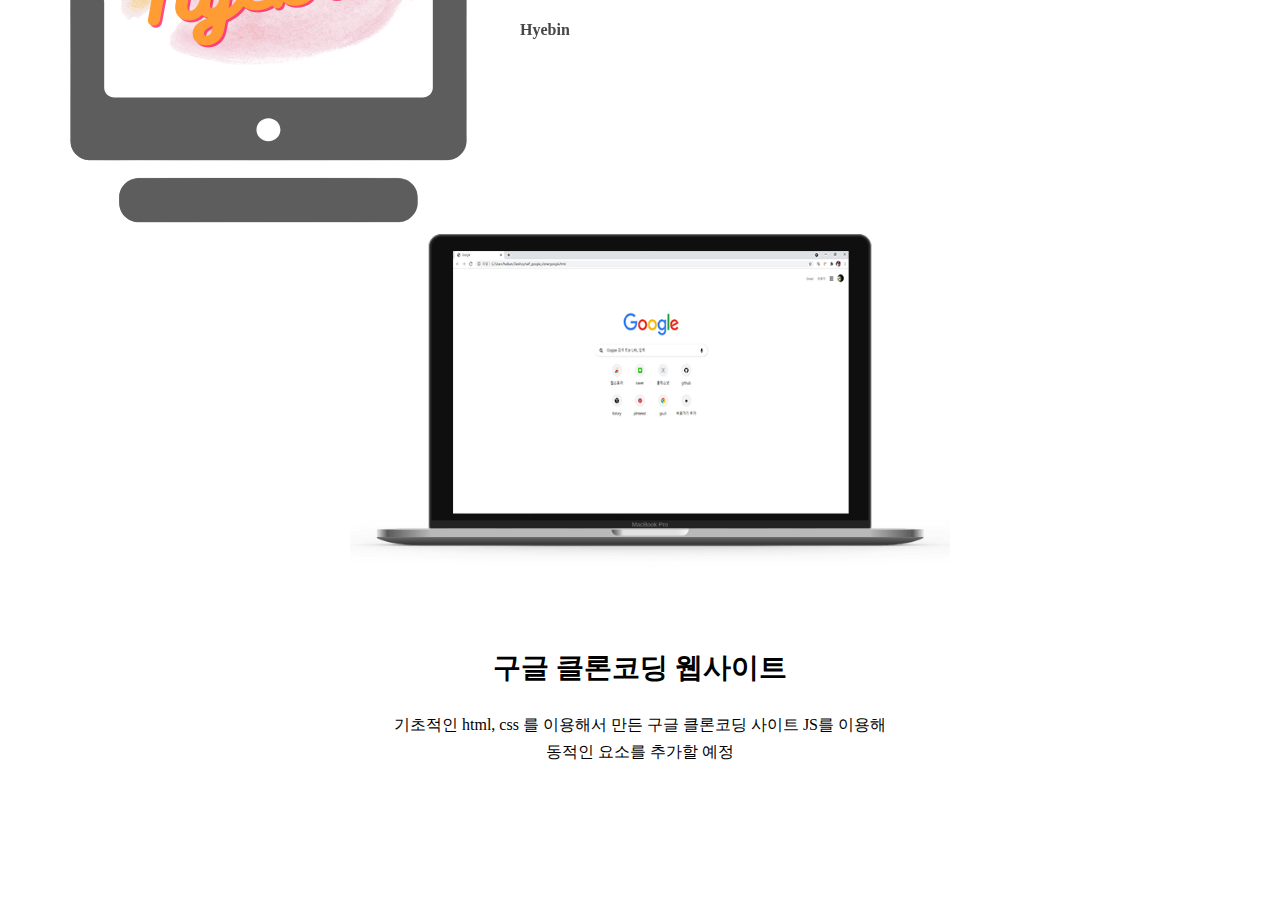
<file: projects/google.html>
<!DOCTYPE html>
<html lang="en">
  <head>
    <meta charset="UTF-8" />
    <meta http-equiv="X-UA-Compatible" content="IE=edge" />
    <meta name="viewport" content="width=device-width, initial-scale=1.0" />
    <link rel="preconnect" href="https://fonts.googleapis.com" />
    <link rel="preconnect" href="https://fonts.gstatic.com" crossorigin />
    <link
      href="https://fonts.googleapis.com/css2?family=Open+Sans:wght@400;500;600;700&display=swap"
      rel="stylesheet"
    />
    <link rel="icon" type="image/png" href="../images/favicon.png" />
    <link rel="stylesheet" href="../CSS/style.css" />
    <link rel="stylesheet" href="projectcss/google.css" />
    <script src="../main.js" defer></script>
    <title>goole clone coding</title>
  </head>
  <body>
    <!-- Navbar -->
    <nav id="navbar">
      <div class="nav_logo">
        <a href="../index.html">
          <img src="../images/favicon.png" />
          <span>Hyebin</span>
        </a>
      </div>
    </nav>

    <div class="main">
      <a
        href="https://hatbann.github.io/self_google_clone/google.html"
        target="_blank"
        ><img src="../images/Google.png" alt="google clone page"
      /></a>
      <div class="description">
        <h2>구글 클론코딩 웹사이트</h2>
        <span
          >기초적인 html, css 를 이용해서 만든 구글 클론코딩 사이트 JS를 이용해
          동적인 요소를 추가할 예정</span
        >
      </div>
    </div>
  </body>
</html>
</file>
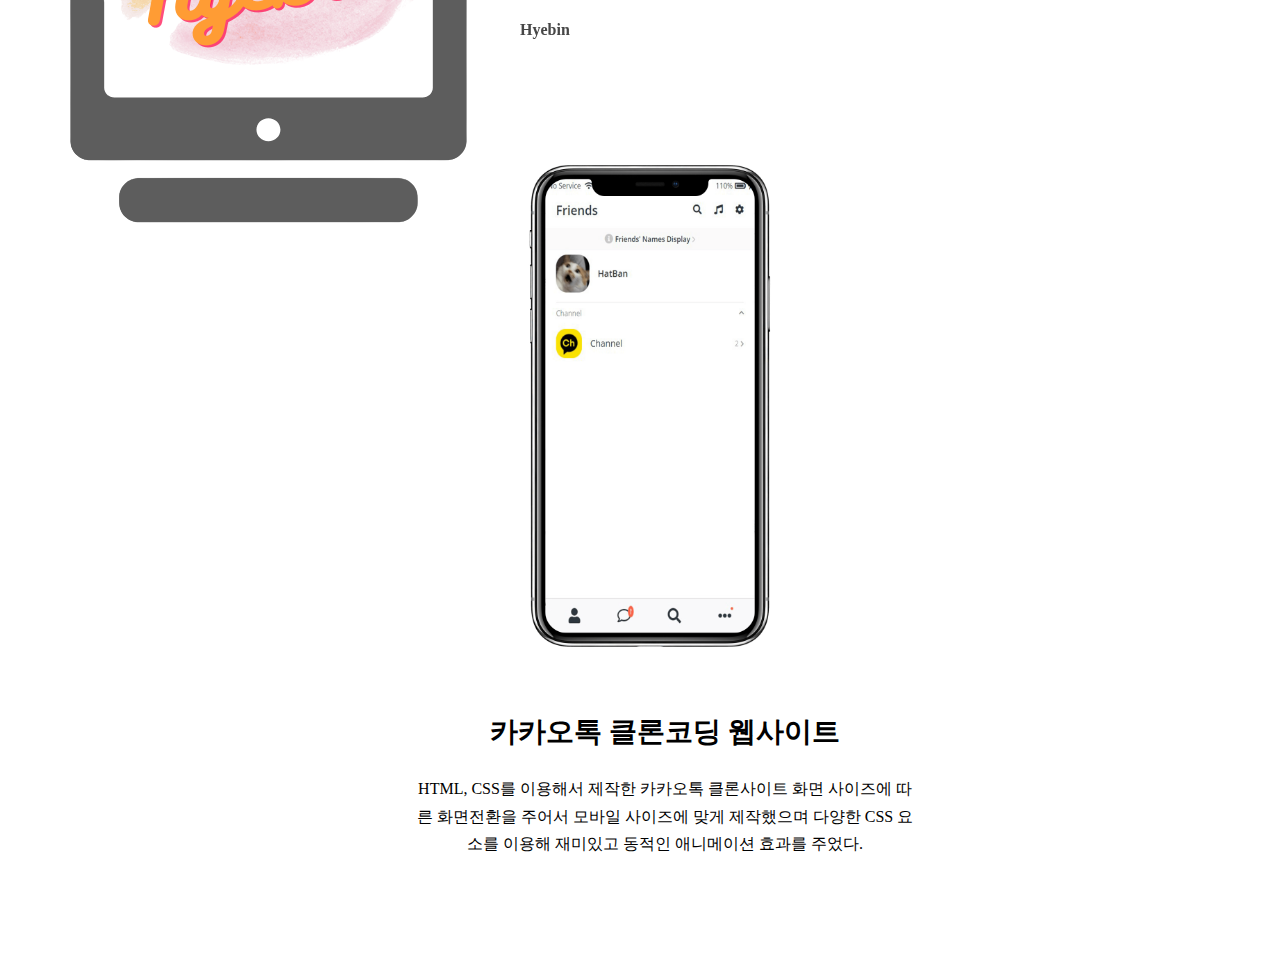
<file: projects/kakaoclone.html>
<!DOCTYPE html>
<html lang="en">
  <head>
    <meta charset="UTF-8" />
    <meta http-equiv="X-UA-Compatible" content="IE=edge" />
    <meta name="viewport" content="width=device-width, initial-scale=1.0" />
    <link rel="preconnect" href="https://fonts.googleapis.com" />
    <link rel="preconnect" href="https://fonts.gstatic.com" crossorigin />
    <link
      href="https://fonts.googleapis.com/css2?family=Open+Sans:wght@400;500;600;700&display=swap"
      rel="stylesheet"
    />
    <link rel="icon" type="image/png" href="../images/favicon.png" />
    <link rel="stylesheet" href="../CSS/style.css" />
    <link rel="stylesheet" href="projectcss/kakao.css" />
    <script src="../main.js" defer></script>
    <title>kakao clone coding</title>
  </head>
  <body>
    <!-- Navbar -->
    <nav id="navbar">
      <div class="nav_logo">
        <a href="../index.html">
          <img src="../images/favicon.png" />
          <span>Hyebin</span>
        </a>
      </div>
    </nav>

    <div class="main">
      <a href="https://hatbann.github.io/kokoa-clone/" target="_blank"
        ><img src="../images/kakao.png" alt="google clone page"
      /></a>
      <div class="description">
        <h2>카카오톡 클론코딩 웹사이트</h2>
        <span
          >HTML, CSS를 이용해서 제작한 카카오톡 클론사이트 화면 사이즈에 따른
          화면전환을 주어서 모바일 사이즈에 맞게 제작했으며 다양한 CSS 요소를
          이용해 재미있고 동적인 애니메이션 효과를 주었다.</span
        >
      </div>
    </div>
  </body>
</html>
</file>
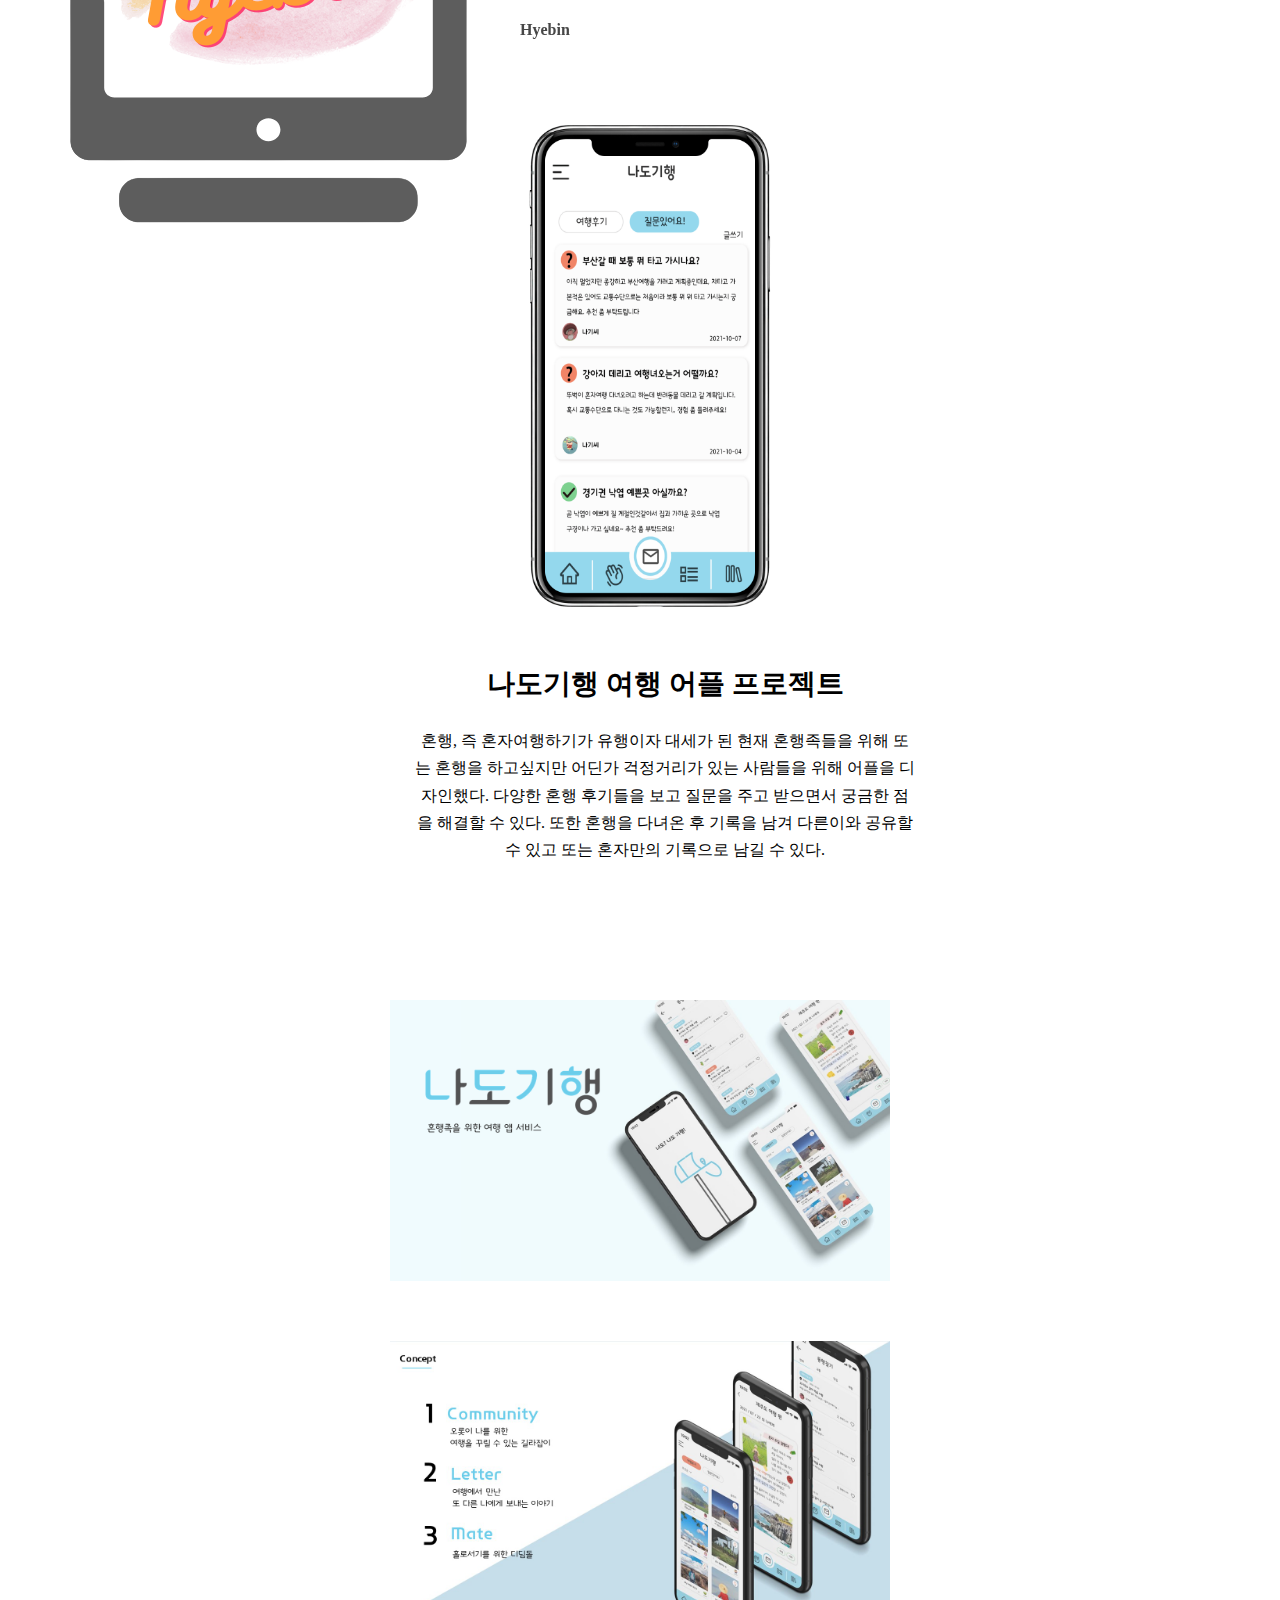
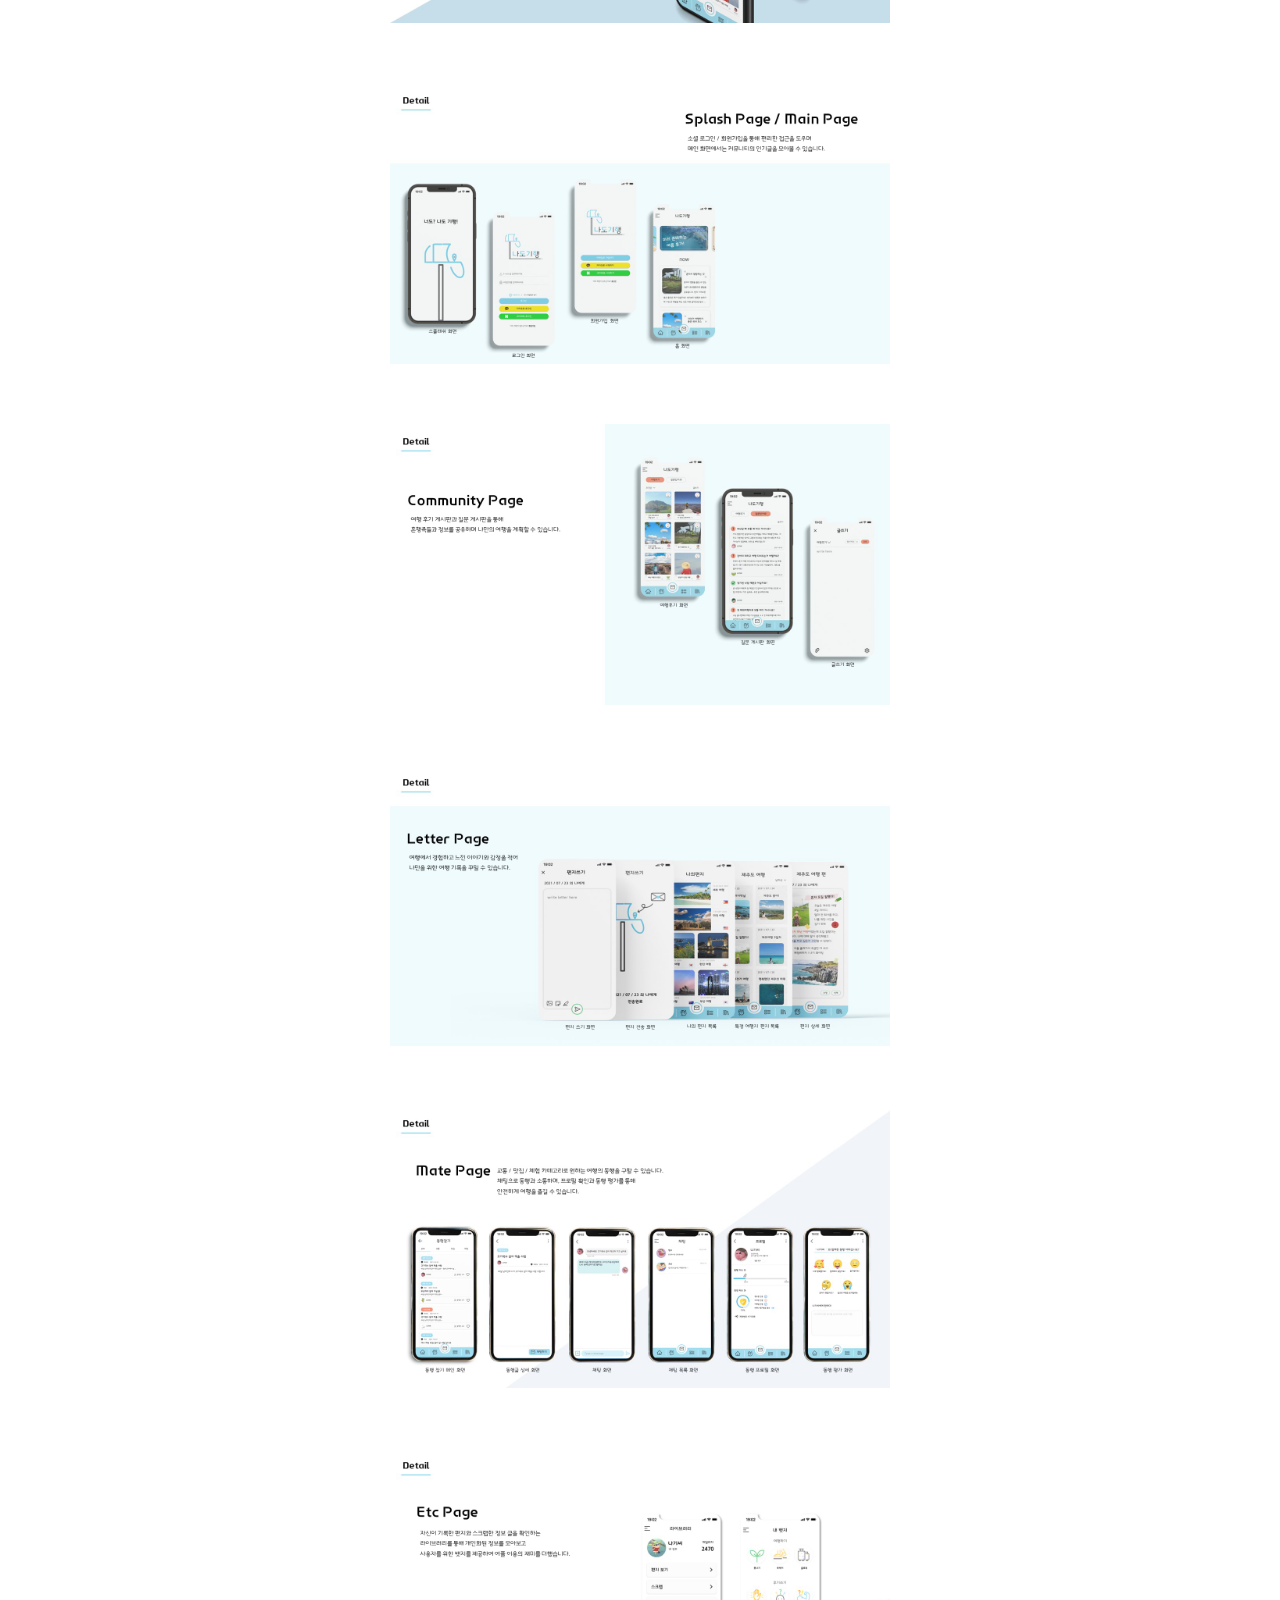
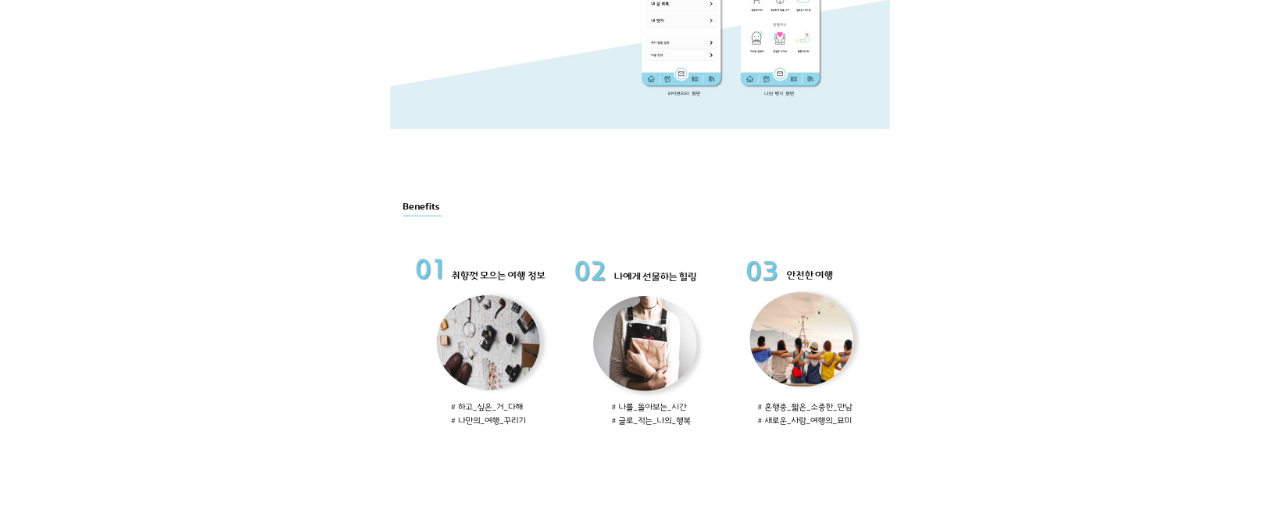
<file: projects/nado.html>
<!DOCTYPE html>
<html lang="en">
  <head>
    <meta charset="UTF-8" />
    <meta http-equiv="X-UA-Compatible" content="IE=edge" />
    <meta name="viewport" content="width=device-width, initial-scale=1.0" />
    <link rel="preconnect" href="https://fonts.googleapis.com" />
    <link rel="preconnect" href="https://fonts.gstatic.com" crossorigin />
    <link
      href="https://fonts.googleapis.com/css2?family=Open+Sans:wght@400;500;600;700&display=swap"
      rel="stylesheet"
    />
    <link rel="icon" type="image/png" href="../images/favicon.png" />
    <link rel="stylesheet" href="../CSS/style.css" />
    <link rel="stylesheet" href="projectcss/nado.css" />
    <script src="../main.js" defer></script>
    <title>nado app</title>
  </head>
  <body>
    <!-- Navbar -->
    <nav id="navbar">
      <div class="nav_logo">
        <a href="../index.html">
          <img src="../images/favicon.png" />
          <span>Hyebin</span>
        </a>
      </div>
    </nav>

    <div class="main">
      <div class="introduce">
        <img src="../images/nado.png" alt="nado app" />
        <div class="description">
          <h2>나도기행 여행 어플 프로젝트</h2>
          <span
            >혼행, 즉 혼자여행하기가 유행이자 대세가 된 현재 혼행족들을 위해
            또는 혼행을 하고싶지만 어딘가 걱정거리가 있는 사람들을 위해 어플을
            디자인했다. 다양한 혼행 후기들을 보고 질문을 주고 받으면서 궁금한
            점을 해결할 수 있다. 또한 혼행을 다녀온 후 기록을 남겨 다른이와
            공유할 수 있고 또는 혼자만의 기록으로 남길 수 있다.
          </span>
        </div>
      </div>
      <div class="details">
        <img src="../images/nado/1.PNG" alt="" />
        <img src="../images/nado/2.JPG" alt="" />
        <img src="../images/nado/3.JPG" alt="" />
        <img src="../images/nado/4.JPG" alt="" />
        <img src="../images/nado/5.JPG" alt="" />
        <img src="../images/nado/6.JPG" alt="" />
        <img src="../images/nado/7.JPG" alt="" />
        <img src="../images/nado/8.JPG" alt="" />
      </div>
    </div>
  </body>
</html>
</file>
<file: CSS/style.css>
@import 'variables.css';

@import 'nav.css';
@import 'home.css';
@import 'aboutme.css';
@import 'skills.css';
@import 'works.css';
@import 'contact.css';

body {
  margin: 0px;
}

a {
  text-decoration: none;
  color: var(--color-darkgrey);
}

ul {
  list-style: none;
  padding: 0;
}
* {
  box-sizing: border-box;
  line-height: 170%;
}

/*Typography*/
h1 {
  font-size: var(--font-large);
  font-weight: var(--weight-bold);
  margin: 16px 0px;
}

h2 {
  font-size: var(--font-medium);
  font-weight: var(--weight-semibold);
  margin: 8px 0px;
}

h3 {
  font-size: var(--font-regular);
  font-weight: var(--weight-medium);
  margin: 8px 0px;
}

p {
  font-size: var(--font-small);
  font-weight: var(--weight-regualr);
  margin: 4px 0px;
}
button {
  background-color: transparent;
  cursor: pointer;
  border: none;
  outline: none;
  padding: 0;
}

.section {
  text-align: center;
  margin-top: 50px;
}
.section__container {
  max-width: 1700px;
}

.arrow-up {
  position: fixed;
  bottom: 30px;
  right: 40px;
  font-size: 50px;
  color: white;
  opacity: 0;
  pointer-events: none;
  transition: opacity var(--animation-duration) ease-in;
}

.fa-arrow-up {
  background-color: var(--color-lightblue);
  border-radius: 50%;
  padding: 8px;
}

.arrow-up.visible {
  opacity: 1;
  pointer-events: auto;
}

@media screen and (max-width: 768px) {
  :root {
    --font-large: 23px;
    --font-medium: 18px;
    --font-regular: 16px;
    --font-small: 14px;
    --font-micro: 12px;
  }
  .navbar__toggle-btn {
    display: block;
  }

  #navbar {
    flex-direction: column;
    align-items: flex-start;
  }
  .navbar__menu {
    flex-direction: column;
    width: 100%;
    align-items: center;
    text-align: center;
    display: none;
  }

  .navbar__menu.open {
    display: block;
    background-color: var(--color-lightblue);
    margin-top: 50px;
  }

  .nav_logo {
    position: absolute;
    left: 0px;
    top: 10px;
  }
  .arrow-up {
    position: fixed;
    bottom: 15px;
    right: 20px;
    font-size: 30px;
    color: white;
    opacity: 0;
    pointer-events: none;
    transition: opacity var(--animation-duration) ease-in;
  }

  .fa-arrow-up {
    background-color: var(--color-lightblue);
    border-radius: 50%;
    padding: 8px;
  }

  .arrow-up.visible {
    opacity: 1;
    pointer-events: auto;
  }
  button {
    background-color: transparent;
    cursor: pointer;
    border: none;
    outline: none;
    padding: 0;
  }
}
</file>
<file: projects/projectcss/google.css>
.main {
  display: flex;
  align-items: center;
  justify-content: center;
  position: absolute;
  top: 250px;
  width: 100%;
}

.main img {
  width: 600px;
  margin-right: 50px;
}

.main img:hover {
  cursor: pointer;
}
.description {
  height: 500px;
  padding-top: 170px;
  width: 500px;
}

@media screen and (max-width: 1291px) {
  .main {
    display: flex;
    flex-direction: column;
    justify-content: center;
    align-items: center;
    top: 200px;
  }
  .main img {
    margin-right: 0;
    margin-left: 20px;
  }
  .description {
    padding-top: 30px;
    align-items: center;
    text-align: center;
    height: 300px;
  }
  h2 {
    margin-bottom: 20px;
  }
}
</file>
<file: projects/projectcss/kakao.css>
.main {
  display: flex;
  align-items: center;
  justify-content: center;
  position: absolute;
  top: 220px;
  width: 100%;
}

.main img {
  width: 250px;
  margin-right: 100px;
}

.main img:hover {
  cursor: pointer;
}
.description {
  height: 500px;
  padding-top: 150px;
  width: 500px;
  margin-left: 50px;
}

@media screen and (max-width: 1291px) {
  .main {
    display: flex;
    flex-direction: column;
    justify-content: center;
    align-items: center;
    top: 160px;
  }
  .main img {
    margin-right: 0;
    margin-left: 20px;
  }
  .description {
    padding-top: 40px;
    align-items: center;
    text-align: center;
    height: 300px;
  }
  h2 {
    margin-bottom: 20px;
  }
}
</file>
<file: projects/projectcss/nado.css>
.main {
  display: flex;
  justify-content: center;
  position: absolute;
  top: 220px;
  width: 100%;
  height: 100%;
}

.introduce {
  display: flex;
  align-items: center;
  justify-content: center;
  position: absolute;
  top: 20px;
  width: 100%;
}
.introduce > img {
  width: 250px;
  margin-right: 100px;
}

.description {
  height: 500px;
  padding-top: 150px;
  width: 500px;
  margin-left: 50px;
}

.details {
  position: absolute;
  top: 700px;
  align-items: center;
  margin-bottom: 100px;
}

.details img {
  max-width: 1000px;
  display: block;
  margin-bottom: 60px;
}
@media screen and (max-width: 1291px) {
  .main {
    top: 100px;
  }
  .introduce {
    display: flex;
    flex-direction: column;
    justify-content: center;
    align-items: center;
  }
  .introduce img {
    margin-right: 0;
    margin-left: 20px;
  }
  .description {
    padding-top: 40px;
    align-items: center;
    text-align: center;
    height: 300px;
  }
  h2 {
    margin-bottom: 20px;
  }

  .details {
    position: absolute;
    top: 900px;
    align-items: center;
  }
  .details img {
    width: 500px;
    display: block;
    margin-bottom: 60px;
  }
}
</file>
